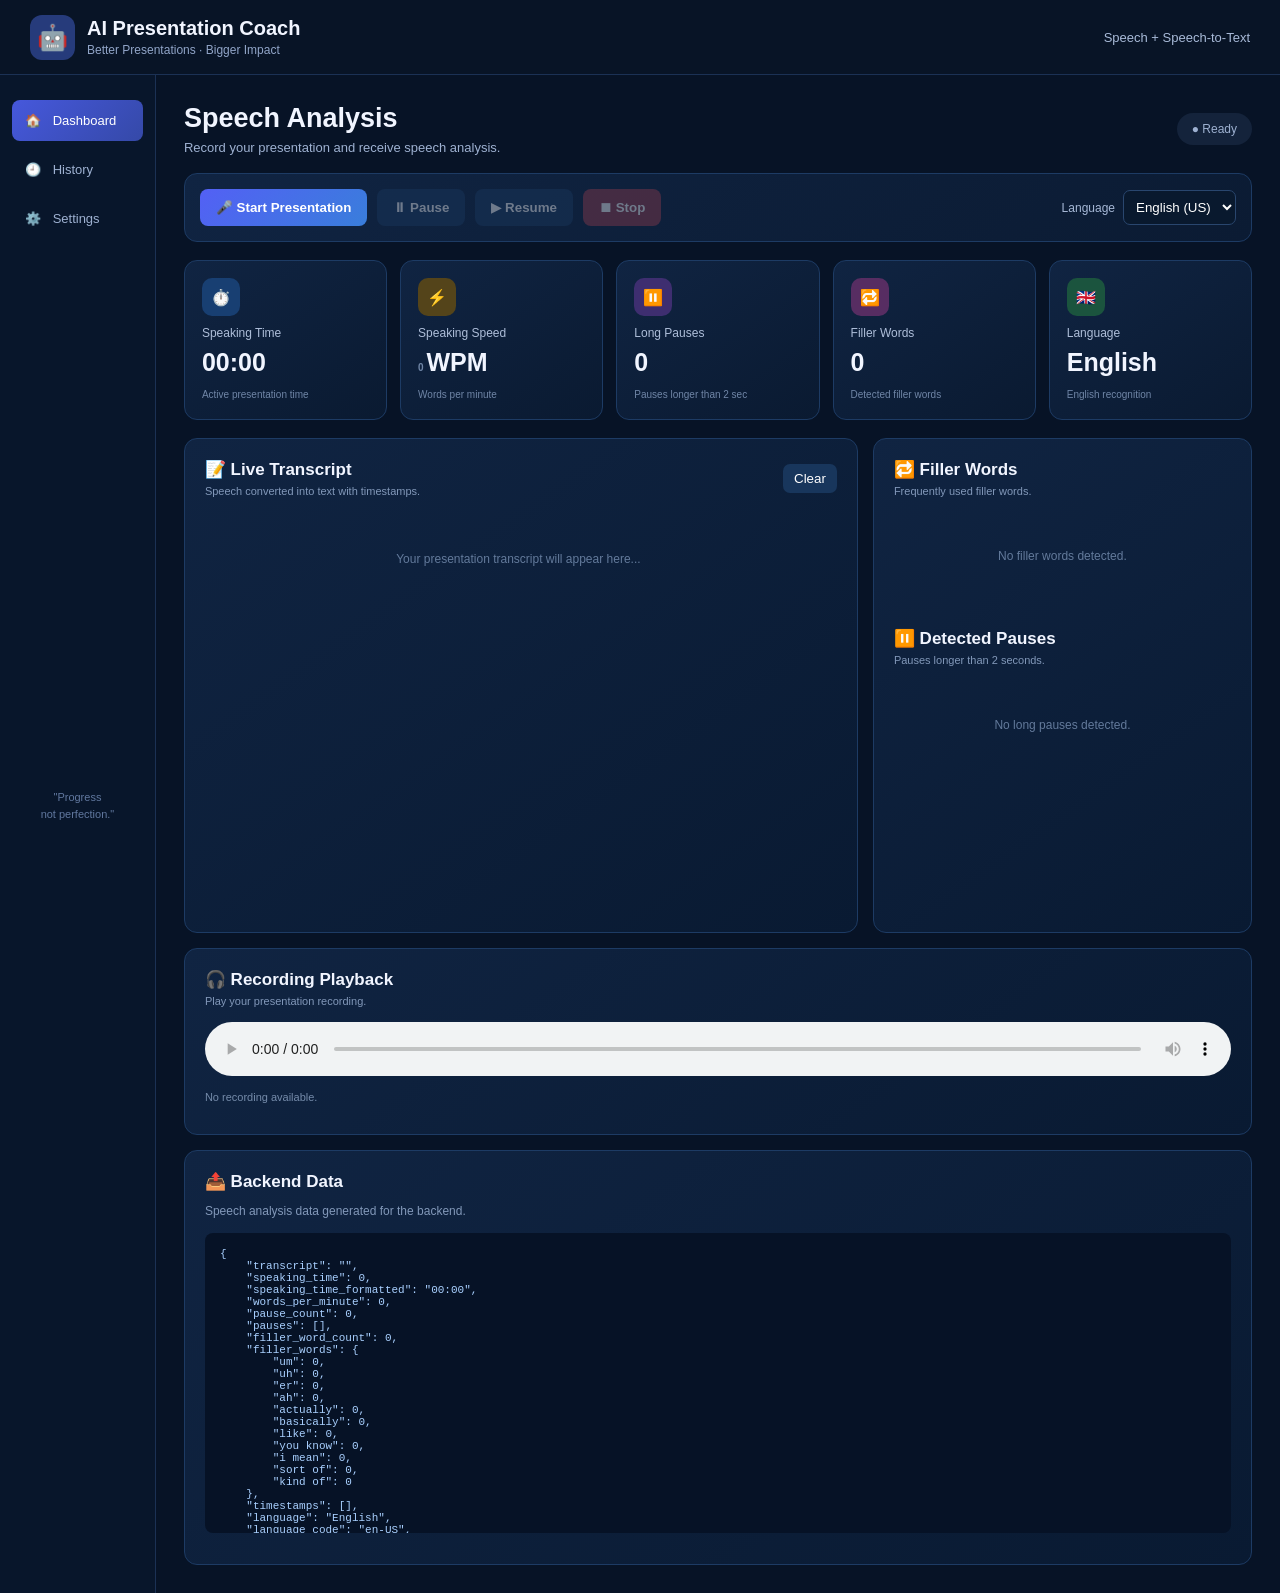
<file: speech to text/index.html>
<!DOCTYPE html>
<html lang="en">

<head>
    <meta charset="UTF-8">

    <meta name="viewport"
          content="width=device-width, initial-scale=1.0">

    <title>AI Presentation Coach</title>

    <link rel="stylesheet" href="style.css">
</head>

<body>

    <!-- =================================================
         HEADER
    ================================================== -->

    <header class="top-header">

        <div class="brand">

            <div class="robot-icon">
                🤖
            </div>

            <div>
                <h1>AI Presentation Coach</h1>

                <p>
                    Better Presentations · Bigger Impact
                </p>
            </div>

        </div>

        <div class="session-info">
            Speech + Speech-to-Text
        </div>

    </header>



    <!-- =================================================
         MAIN LAYOUT
    ================================================== -->

    <div class="main-layout">


        <!-- =================================================
             SIDEBAR
        ================================================== -->

        <aside class="sidebar">

            <div class="side-item active">
                🏠
                <span>Dashboard</span>
            </div>

            <div class="side-item">
                🕘
                <span>History</span>
            </div>

            <div class="side-item">
                ⚙️
                <span>Settings</span>
            </div>

            <div class="quote">

                <p>
                    "Progress<br>
                    not perfection."
                </p>

            </div>

        </aside>



        <!-- =================================================
             MAIN CONTENT
        ================================================== -->

        <main class="content">


            <!-- PAGE TITLE -->

            <section class="page-title">

                <div>

                    <h2>
                        Speech Analysis
                    </h2>

                    <p>
                        Record your presentation and
                        receive speech analysis.
                    </p>

                </div>


                <div
                    id="status"
                    class="status ready">

                    ● Ready

                </div>

            </section>



            <!-- =================================================
                 CONTROL PANEL
            ================================================== -->

            <section class="control-panel">

                <button
                    id="startBtn"
                    class="btn start-btn">

                    🎤 Start Presentation

                </button>


                <button
                    id="pauseBtn"
                    class="btn pause-btn"
                    disabled>

                    ⏸ Pause

                </button>


                <button
                    id="resumeBtn"
                    class="btn resume-btn"
                    disabled>

                    ▶ Resume

                </button>


                <button
                    id="stopBtn"
                    class="btn stop-btn"
                    disabled>

                    ⏹ Stop

                </button>


                <div class="language-selection">

                    <label>
                        Language
                    </label>

                    <select id="languageSelect">

                        <option value="en-US">
                            English (US)
                        </option>

                        <option value="en-GB">
                            English (UK)
                        </option>

                    </select>

                </div>

            </section>



            <!-- =================================================
                 METRICS
            ================================================== -->

            <section class="metrics-grid">


                <!-- Speaking Time -->

                <div class="metric-card">

                    <div class="metric-icon blue">
                        ⏱️
                    </div>

                    <p>
                        Speaking Time
                    </p>

                    <h3 id="speakingTime">
                        00:00
                    </h3>

                    <span>
                        Active presentation time
                    </span>

                </div>



                <!-- WPM -->

                <div class="metric-card">

                    <div class="metric-icon yellow">
                        ⚡
                    </div>

                    <p>
                        Speaking Speed
                    </p>

                    <h3>

                        <span id="wpm">
                            0
                        </span>

                        WPM

                    </h3>

                    <span>
                        Words per minute
                    </span>

                </div>



                <!-- PAUSES -->

                <div class="metric-card">

                    <div class="metric-icon purple">
                        ⏸️
                    </div>

                    <p>
                        Long Pauses
                    </p>

                    <h3 id="pauseCount">
                        0
                    </h3>

                    <span>
                        Pauses longer than 2 sec
                    </span>

                </div>



                <!-- FILLER WORDS -->

                <div class="metric-card">

                    <div class="metric-icon pink">
                        🔁
                    </div>

                    <p>
                        Filler Words
                    </p>

                    <h3 id="fillerCount">
                        0
                    </h3>

                    <span>
                        Detected filler words
                    </span>

                </div>



                <!-- LANGUAGE -->

                <div class="metric-card">

                    <div class="metric-icon green">
                        🇬🇧
                    </div>

                    <p>
                        Language
                    </p>

                    <h3>
                        English
                    </h3>

                    <span>
                        English recognition
                    </span>

                </div>

            </section>



            <!-- =================================================
                 TRANSCRIPT + ANALYSIS
            ================================================== -->

            <section class="two-column">


                <!-- =================================================
                     TRANSCRIPT
                ================================================== -->

                <div class="panel transcript-panel">

                    <div class="panel-header">

                        <div>

                            <h2>
                                📝 Live Transcript
                            </h2>

                            <p>
                                Speech converted into text
                                with timestamps.
                            </p>

                        </div>


                        <button
                            id="clearBtn"
                            class="clear-btn">

                            Clear

                        </button>

                    </div>


                    <div
                        id="transcript"
                        class="transcript">

                        <div class="empty-message">

                            Your presentation transcript
                            will appear here...

                        </div>

                    </div>

                </div>



                <!-- =================================================
                     ANALYSIS
                ================================================== -->

                <div class="panel analysis-panel">


                    <h2>
                        🔁 Filler Words
                    </h2>

                    <p class="description">

                        Frequently used filler words.

                    </p>


                    <div
                        id="fillerList"
                        class="list-container">

                        <div class="empty-message">

                            No filler words detected.

                        </div>

                    </div>



                    <h2 class="section-gap">

                        ⏸️ Detected Pauses

                    </h2>


                    <p class="description">

                        Pauses longer than 2 seconds.

                    </p>


                    <div
                        id="pauseList"
                        class="list-container">

                        <div class="empty-message">

                            No long pauses detected.

                        </div>

                    </div>

                </div>

            </section>



            <!-- =================================================
                 RECORDING
            ================================================== -->

            <section class="panel recording-panel">

                <div class="panel-header">

                    <div>

                        <h2>
                            🎧 Recording Playback
                        </h2>

                        <p>
                            Play your presentation recording.
                        </p>

                    </div>

                </div>


                <audio
                    id="audioPlayer"
                    controls>
                </audio>


                <p
                    id="recordingInfo"
                    class="recording-info">

                    No recording available.

                </p>

            </section>



            <!-- =================================================
                 BACKEND JSON
            ================================================== -->

            <section class="panel backend-panel">

                <h2>
                    📤 Backend Data
                </h2>

                <p>
                    Speech analysis data generated
                    for the backend.
                </p>


                <pre id="jsonOutput">
{}
                </pre>

            </section>

        </main>

    </div>


    <script src="script.js"></script>

</body>

</html>
</file>
<file: speech to text/style.css>
/* =====================================================
   GENERAL
===================================================== */

* {
    box-sizing: border-box;
}

body {

    margin: 0;

    font-family:
        Arial,
        Helvetica,
        sans-serif;

    background: #071326;

    color: #f1f5ff;
}



/* =====================================================
   HEADER
===================================================== */

.top-header {

    height: 75px;

    display: flex;

    align-items: center;

    justify-content: space-between;

    padding: 0 30px;

    background: #081426;

    border-bottom: 1px solid #1b3154;
}


.brand {

    display: flex;

    align-items: center;

    gap: 12px;
}


.robot-icon {

    width: 45px;

    height: 45px;

    display: flex;

    align-items: center;

    justify-content: center;

    background: #263b7b;

    border-radius: 12px;

    font-size: 25px;
}


.brand h1 {

    margin: 0;

    font-size: 20px;
}


.brand p {

    margin: 3px 0 0;

    color: #91a5c8;

    font-size: 12px;
}


.session-info {

    color: #a8bad8;

    font-size: 13px;
}



/* =====================================================
   MAIN LAYOUT
===================================================== */

.main-layout {

    display: flex;

    min-height: calc(100vh - 75px);
}



/* =====================================================
   SIDEBAR
===================================================== */

.sidebar {

    width: 175px;

    background: #08162b;

    border-right: 1px solid #1b3154;

    padding: 25px 12px;
}


.side-item {

    padding: 13px;

    margin-bottom: 8px;

    border-radius: 8px;

    color: #9eb1d1;

    font-size: 13px;
}


.side-item span {

    margin-left: 8px;
}


.side-item.active {

    background:
        linear-gradient(
            135deg,
            #4658dc,
            #3549a8
        );

    color: white;
}


.quote {

    margin-top: 550px;

    text-align: center;

    color: #61789f;

    font-size: 11px;

    line-height: 1.5;
}



/* =====================================================
   CONTENT
===================================================== */

.content {

    width: 100%;

    max-width: 1250px;

    margin: auto;

    padding: 28px;
}



/* =====================================================
   PAGE TITLE
===================================================== */

.page-title {

    display: flex;

    align-items: center;

    justify-content: space-between;

    margin-bottom: 18px;
}


.page-title h2 {

    margin: 0 0 6px;

    font-size: 27px;
}


.page-title p {

    margin: 0;

    color: #9eb1d1;

    font-size: 13px;
}


.status {

    padding: 9px 15px;

    border-radius: 20px;

    font-size: 12px;
}


.status.ready {

    background: #14233b;

    color: #9eb1d1;
}


.status.live {

    background: #123c31;

    color: #55e69c;
}


.status.paused {

    background: #493c19;

    color: #ffd76d;
}


.status.finished {

    background: #172f50;

    color: #74baff;
}



/* =====================================================
   CONTROL PANEL
===================================================== */

.control-panel {

    display: flex;

    align-items: center;

    gap: 10px;

    flex-wrap: wrap;

    padding: 15px;

    background:
        linear-gradient(
            145deg,
            #102442,
            #0b1b33
        );

    border: 1px solid #1d3b64;

    border-radius: 13px;
}


.btn {

    border: none;

    border-radius: 8px;

    padding: 11px 16px;

    color: white;

    font-weight: bold;

    cursor: pointer;
}


.btn:disabled {

    opacity: 0.4;

    cursor: not-allowed;
}


.start-btn {

    background:
        linear-gradient(
            135deg,
            #5360f5,
            #397edb
        );
}


.pause-btn,
.resume-btn {

    background: #1b3a61;
}


.stop-btn {

    background: #963d4e;
}


.language-selection {

    margin-left: auto;

    display: flex;

    align-items: center;

    gap: 8px;

    color: #a6b8d6;

    font-size: 12px;
}


.language-selection select {

    background: #09192e;

    color: white;

    border: 1px solid #29466e;

    border-radius: 7px;

    padding: 8px;
}



/* =====================================================
   METRICS
===================================================== */

.metrics-grid {

    display: grid;

    grid-template-columns:
        repeat(5, 1fr);

    gap: 13px;

    margin: 18px 0;
}


.metric-card {

    min-height: 135px;

    padding: 17px;

    background:
        linear-gradient(
            145deg,
            #102442,
            #0a1a31
        );

    border: 1px solid #1d3b64;

    border-radius: 13px;
}


.metric-icon {

    width: 38px;

    height: 38px;

    display: flex;

    align-items: center;

    justify-content: center;

    border-radius: 10px;

    margin-bottom: 10px;
}


.blue {
    background: #183f72;
}

.yellow {
    background: #54441a;
}

.purple {
    background: #3e2e70;
}

.pink {
    background: #572d62;
}

.green {
    background: #1b543e;
}


.metric-card p {

    margin: 0 0 8px;

    color: #aebed9;

    font-size: 12px;
}


.metric-card h3 {

    margin: 0 0 7px;

    font-size: 25px;
}


.metric-card span {

    color: #7086a7;

    font-size: 10px;
}



/* =====================================================
   TWO COLUMNS
===================================================== */

.two-column {

    display: grid;

    grid-template-columns:
        1.6fr 0.9fr;

    gap: 15px;
}


.panel {

    background:
        linear-gradient(
            145deg,
            #102442,
            #091a32
        );

    border: 1px solid #1d3b64;

    border-radius: 13px;

    padding: 20px;
}


.panel-header {

    display: flex;

    align-items: center;

    justify-content: space-between;
}


.panel h2 {

    margin: 0 0 5px;

    font-size: 17px;
}


.panel-header p,
.description {

    margin: 0;

    color: #8298b9;

    font-size: 11px;
}


.clear-btn {

    background: #18365c;

    color: white;

    border: none;

    border-radius: 7px;

    padding: 7px 11px;

    cursor: pointer;
}



/* =====================================================
   TRANSCRIPT
===================================================== */

.transcript {

    height: 400px;

    overflow-y: auto;

    margin-top: 15px;

    padding-right: 5px;
}


.transcript-line {

    display: flex;

    gap: 12px;

    padding: 12px;

    margin-bottom: 8px;

    background: #091b34;

    border: 1px solid #18365d;

    border-radius: 9px;
}


.timestamp {

    min-width: 55px;

    height: 28px;

    border: 1px solid #2b5a8b;

    background: #102b4d;

    color: #72c9ff;

    border-radius: 6px;

    cursor: pointer;

    font-size: 10px;
}


.transcript-text {

    font-size: 13px;

    line-height: 1.5;
}


.empty-message {

    text-align: center;

    padding: 40px 10px;

    color: #637a9b;

    font-size: 12px;
}



/* =====================================================
   FILLERS + PAUSES
===================================================== */

.list-container {

    margin-top: 12px;
}


.filler-row,
.pause-row {

    display: flex;

    align-items: center;

    justify-content: space-between;

    padding: 10px;

    margin-bottom: 7px;

    background: #091b34;

    border-radius: 7px;
}


.filler-row strong {

    color: #ffd15e;
}


.pause-row strong {

    color: #ff919d;
}


.section-gap {

    margin-top: 25px !important;
}



/* =====================================================
   RECORDING
===================================================== */

.recording-panel {

    margin-top: 15px;
}


audio {

    width: 100%;

    margin-top: 15px;
}


.recording-info {

    color: #758baa;

    font-size: 11px;
}



/* =====================================================
   BACKEND JSON
===================================================== */

.backend-panel {

    margin-top: 15px;
}


.backend-panel p {

    color: #8298b9;

    font-size: 12px;
}


#jsonOutput {

    margin-top: 15px;

    background: #061226;

    border-radius: 8px;

    padding: 15px;

    color: #a9d0ff;

    font-size: 11px;

    max-height: 300px;

    overflow: auto;
}



/* =====================================================
   RESPONSIVE
===================================================== */

@media (max-width: 1000px) {

    .metrics-grid {

        grid-template-columns:
            repeat(2, 1fr);
    }


    .two-column {

        grid-template-columns: 1fr;
    }

}


@media (max-width: 650px) {

    .sidebar {

        display: none;
    }


    .content {

        padding: 15px;
    }


    .metrics-grid {

        grid-template-columns: 1fr;
    }


    .language-selection {

        margin-left: 0;
    }

}
</file>
